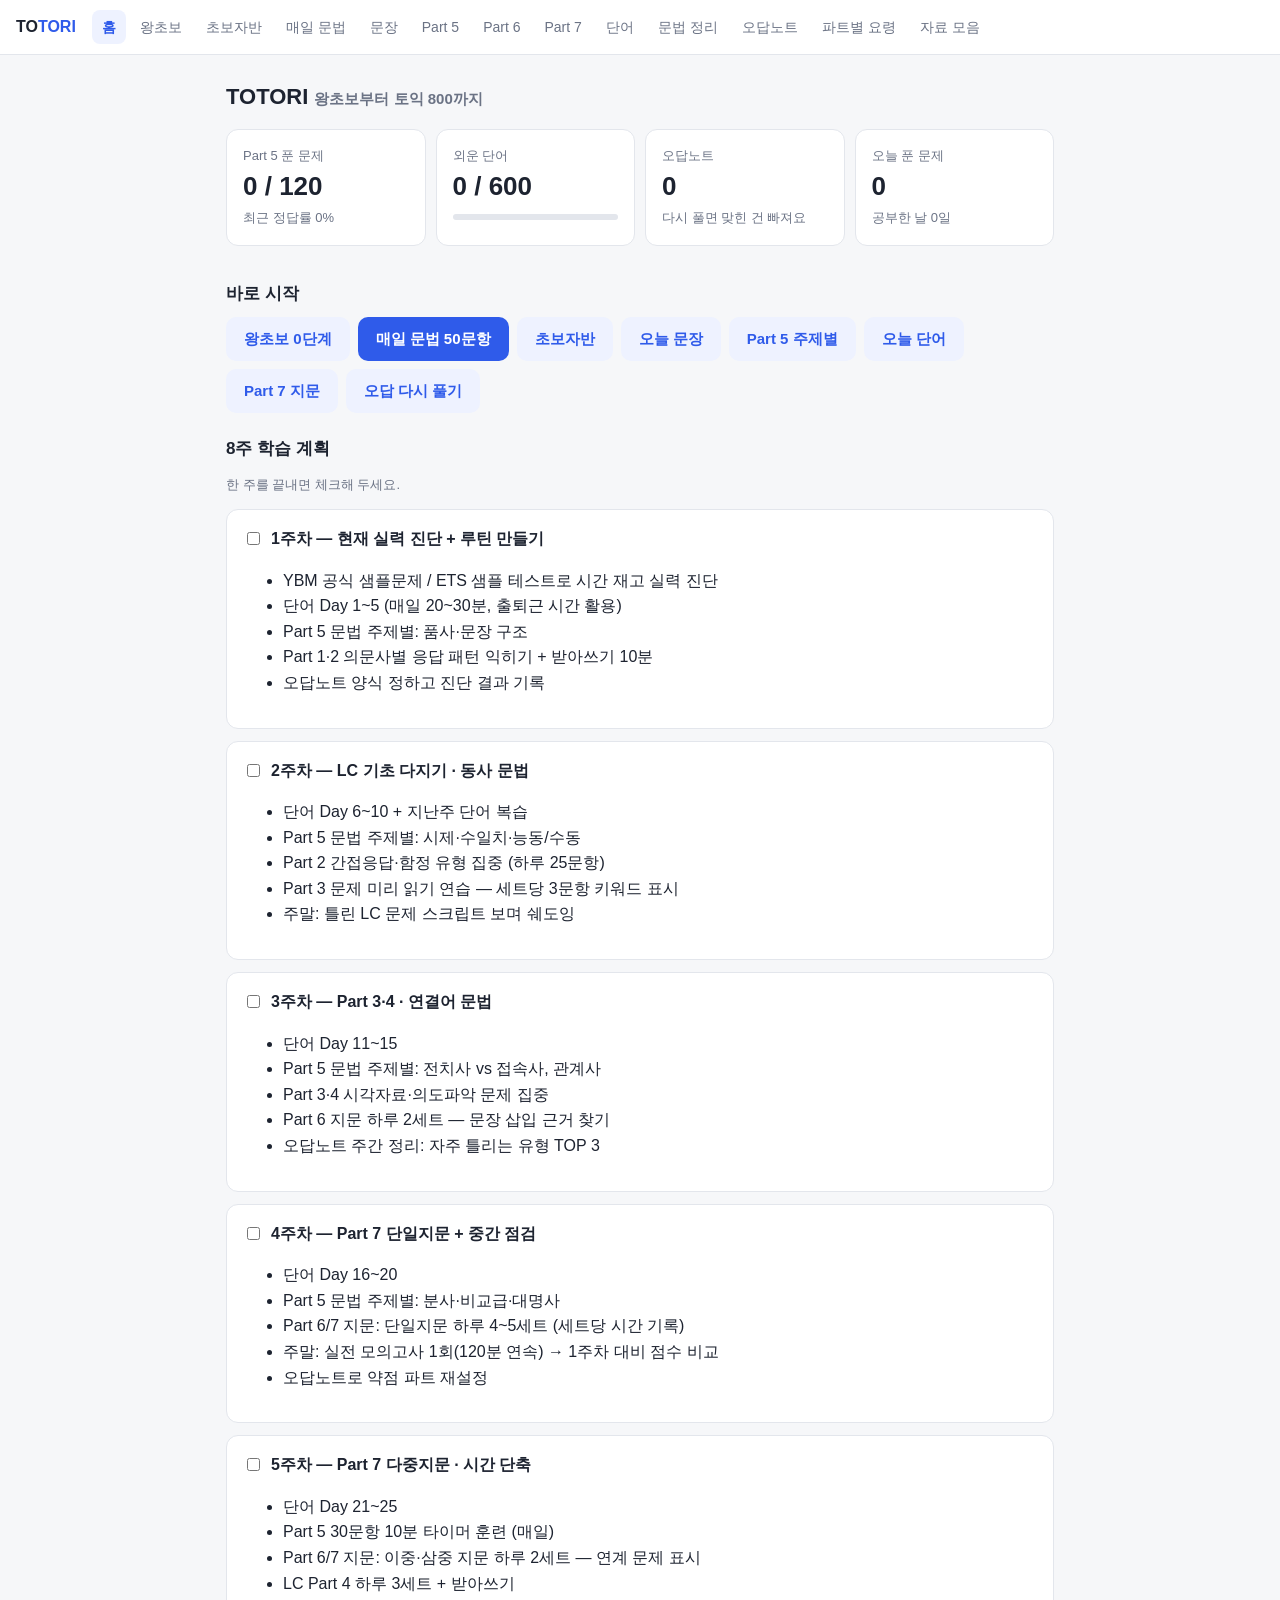
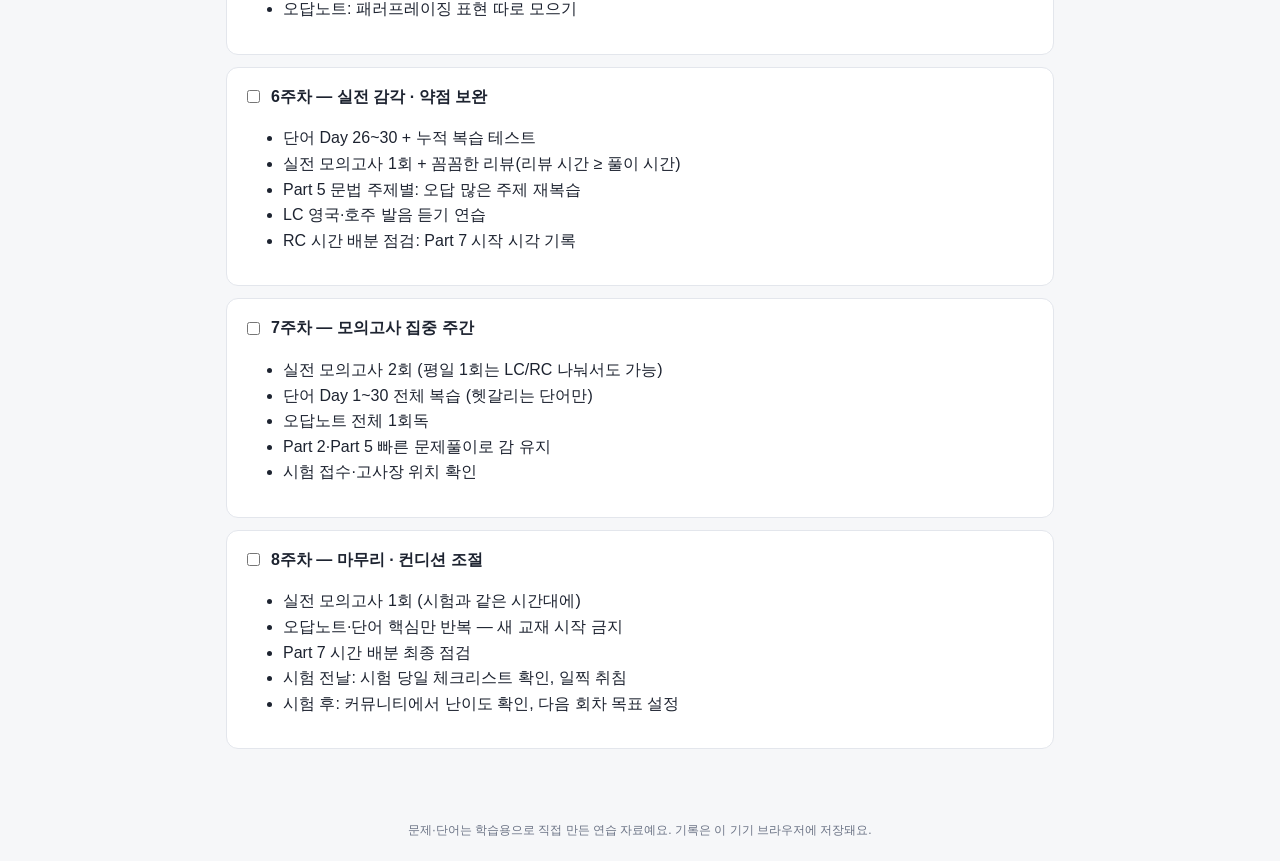
<file: toeic/index.html>
<!doctype html><meta charset="utf-8"><title>TOTORI 로 이동</title>
<meta http-equiv="refresh" content="0; url=../totori/">
<script>location.replace("../totori/" + location.hash);</script>
<p>주소가 바뀌었어요 → <a href="../totori/">TOTORI</a></p>
</file>
